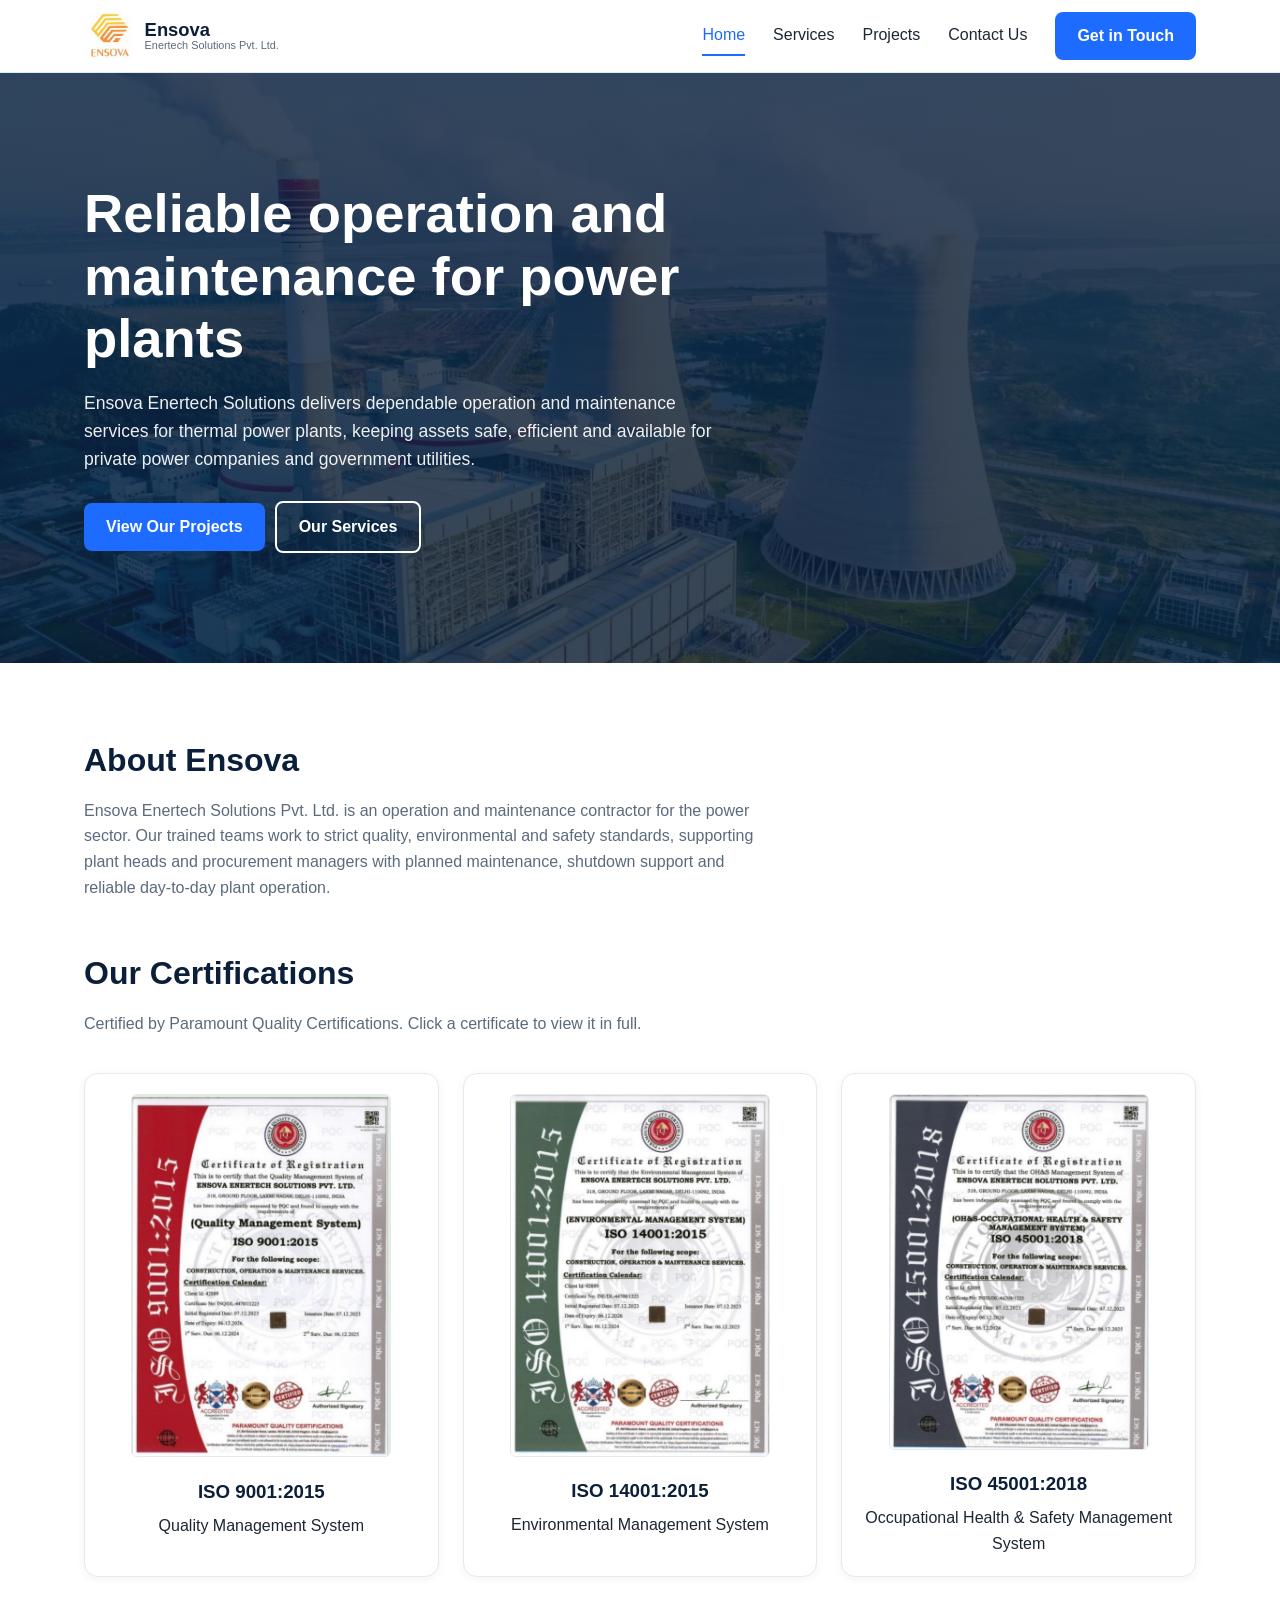
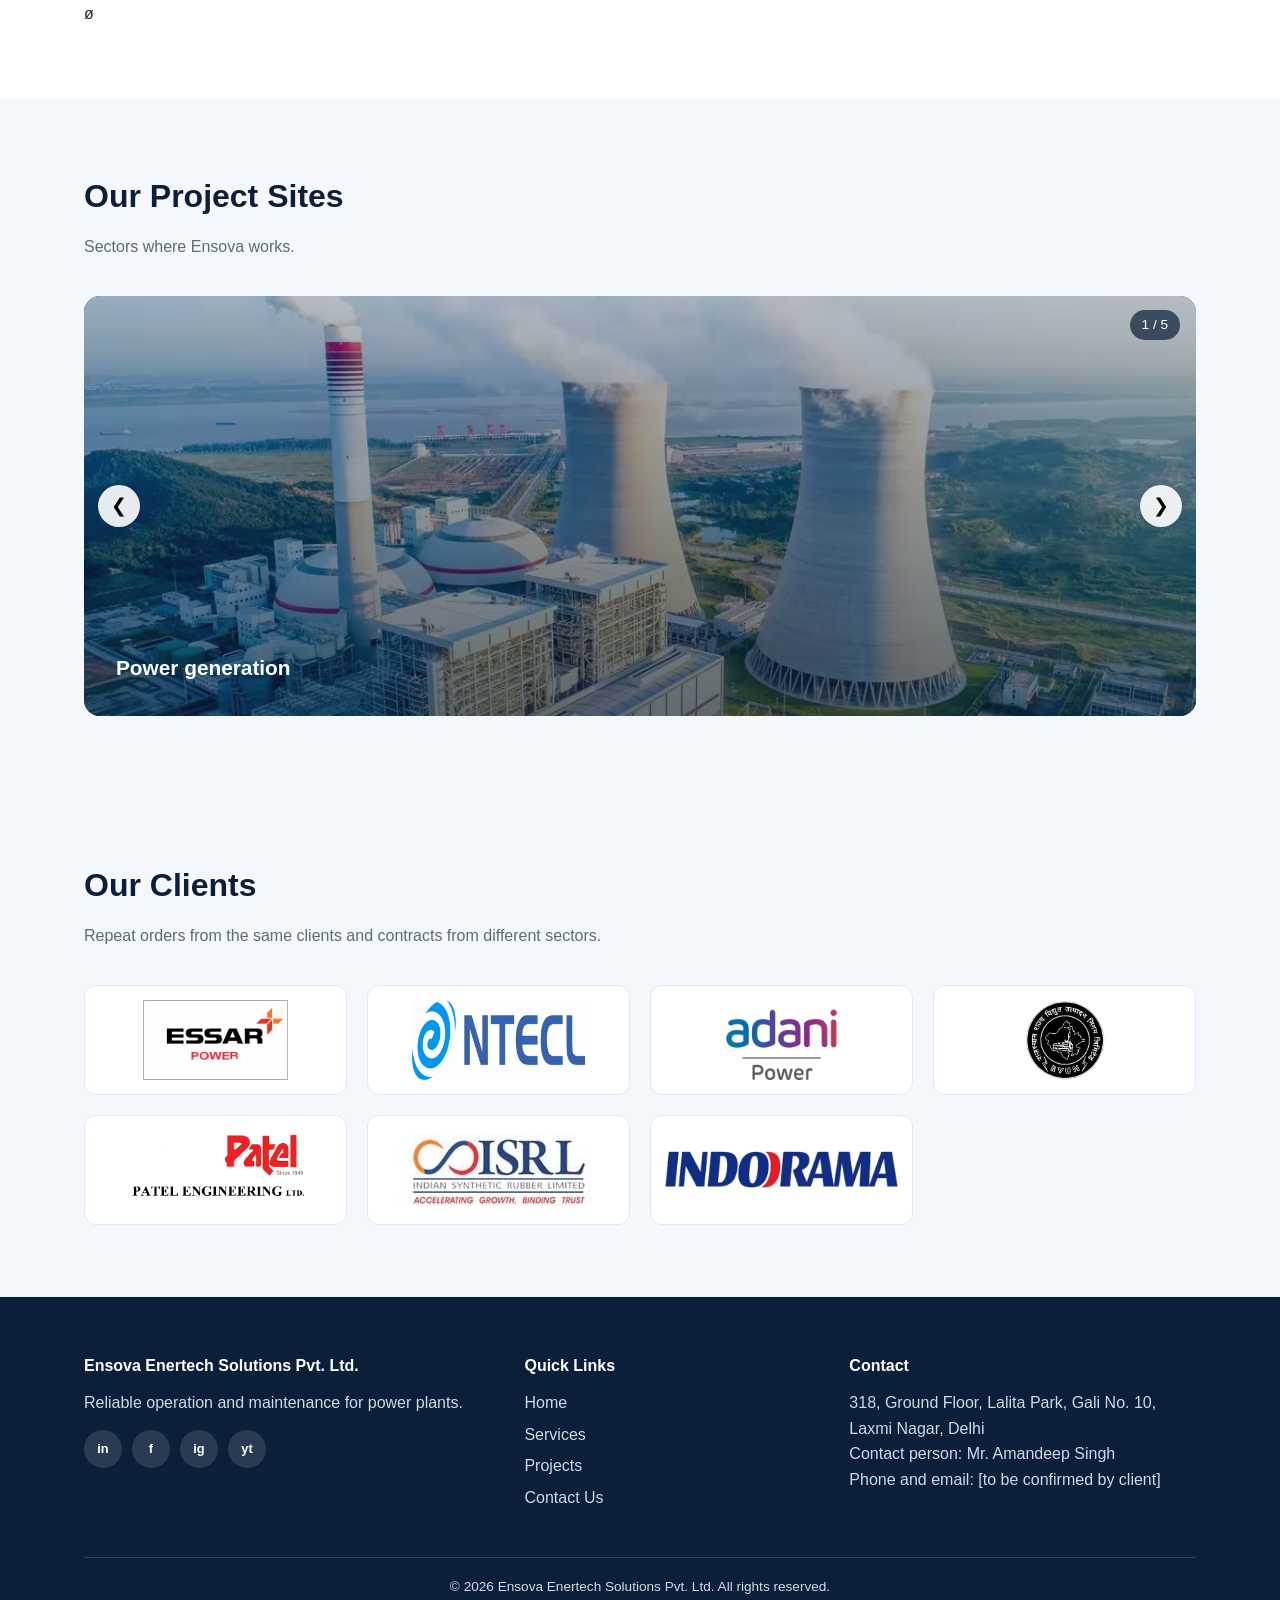
<file: index.html>
<!DOCTYPE html>
<html lang="en">
<head>
<meta charset="UTF-8">
<meta name="viewport" content="width=device-width, initial-scale=1">
<title>Home | Ensova Enertech Solutions Pvt. Ltd.</title>
<link rel="stylesheet" href="style.css">
</head>
<body>
<header class="site-header"><div class="container nav">
  <a class="brand" href="index.html"><img class="brand-logo" src="logo.jpg" alt="Ensova logo"><span>Ensova<small>Enertech Solutions Pvt. Ltd.</small></span></a>
  <button class="menu-btn" aria-label="Open menu">&#9776;</button>
  <nav id="menu">
    <a class="active" href="index.html">Home</a>
    <a href="services.html">Services</a>
    <a href="projects.html">Projects</a>
    <a href="contact.html">Contact Us</a>
    <a class="btn" href="contact.html">Get in Touch</a>
  </nav>
</div></header>
<section class="hero"><div class="container">
  <h1>Reliable operation and maintenance for power plants</h1>
  <p>Ensova Enertech Solutions delivers dependable operation and maintenance services for thermal power plants, keeping assets safe, efficient and available for private power companies and government utilities.</p>
  <a class="btn" href="projects.html">View Our Projects</a><a class="btn outline" href="services.html">Our Services</a>
</div></section>

<section class="pad"><div class="container">
  <h2 class="title">About Ensova</h2>
  <p class="lead">Ensova Enertech Solutions Pvt. Ltd. is an operation and maintenance contractor for the power sector. Our trained teams work to strict quality, environmental and safety standards, supporting plant heads and procurement managers with planned maintenance, shutdown support and reliable day-to-day plant operation.</p>
  <h2 class="title" style="margin-top:48px">Our Certifications</h2>
  <p class="lead">Certified by Paramount Quality Certifications. Click a certificate to view it in full.</p>
  <div class="grid g3">
    <a class="card cert" href="certificate-iso-9001.png" target="_blank" rel="noopener"><img src="certificate-iso-9001.png" alt="ISO 9001 certificate"><h3>ISO 9001:2015</h3><p>Quality Management System</p></a>
    <a class="card cert" href="certificate-iso-14001.png" target="_blank" rel="noopener"><img src="certificate-iso-14001.png" alt="ISO 14001 certificate"><h3>ISO 14001:2015</h3><p>Environmental Management System</p></a>
    <a class="card cert" href="certificate-iso-45001.png" target="_blank" rel="noopener"><img src="certificate-iso-45001.png" alt="ISO 45001 certificate"><h3>ISO 45001:2018</h3><p>Occupational Health &amp; Safety Management System</p></a>
ø  </div>
</div></section>

<section class="pad alt"><div class="container">
  <h2 class="title">Our Project Sites</h2>
  <p class="lead">Sectors where Ensova works.</p>
  <!-- Replace the image names with the client's real site photos -->
  <div class="slider">
    <div class="slide" style="--img:url(site1.jpg)">Power generation</div>
    <div class="slide" style="--img:url(site2.jpg)">Process industry</div>
    <div class="slide" style="--img:url(site3.jpg)">Cement industry</div>
    <div class="slide" style="--img:url(site4.jpg)">Material handling</div>
    <div class="slide" style="--img:url(site5.jpg)">Mining</div>
    <button class="arrow prev" aria-label="Previous slide">&#10094;</button>
    <button class="arrow next" aria-label="Next slide">&#10095;</button>
    <div class="count"></div>
  </div>
</div></section>

<section class="pad alt"><div class="container">
  <h2 class="title">Our Clients</h2>
  <p class="lead">Repeat orders from the same clients and contracts from different sectors.</p>
  <div class="clients"><div><img src="client-essar.png" alt="Essar Power"></div><div><img src="client-ntecl.png" alt="NTECL"></div><div><img src="client-adani.png" alt="Adani Power"></div><div><img src="client-rvunl.png" alt="RVUNL"></div><div><img src="client-patel.png" alt="Patel Engineering"></div><div><img src="client-isrl.png" alt="ISRL"></div><div><img src="client-indorama.png" alt="Indorama"></div></div>
</div></section>
<footer><div class="container">
  <div class="fgrid">
    <div><h4>Ensova Enertech Solutions Pvt. Ltd.</h4>
      <p>Reliable operation and maintenance for power plants.</p>
      <div class="social">
        <a href="#" aria-label="LinkedIn">in</a><a href="#" aria-label="Facebook">f</a>
        <a href="#" aria-label="Instagram">ig</a><a href="#" aria-label="YouTube">yt</a>
      </div></div>
    <div><h4>Quick Links</h4>
      <a href="index.html">Home</a><a href="services.html">Services</a><a href="projects.html">Projects</a><a href="contact.html">Contact Us</a></div>
    <div><h4>Contact</h4>
      <p>318, Ground Floor, Lalita Park, Gali No. 10, Laxmi Nagar, Delhi</p><p>Contact person: Mr. Amandeep Singh</p><p>Phone and email: [to be confirmed by client]</p></div>
  </div>
  <div class="copy">&copy; 2026 Ensova Enertech Solutions Pvt. Ltd. All rights reserved.</div>
</div></footer>
<script src="script.js"></script>
</body>
</html>
</file>
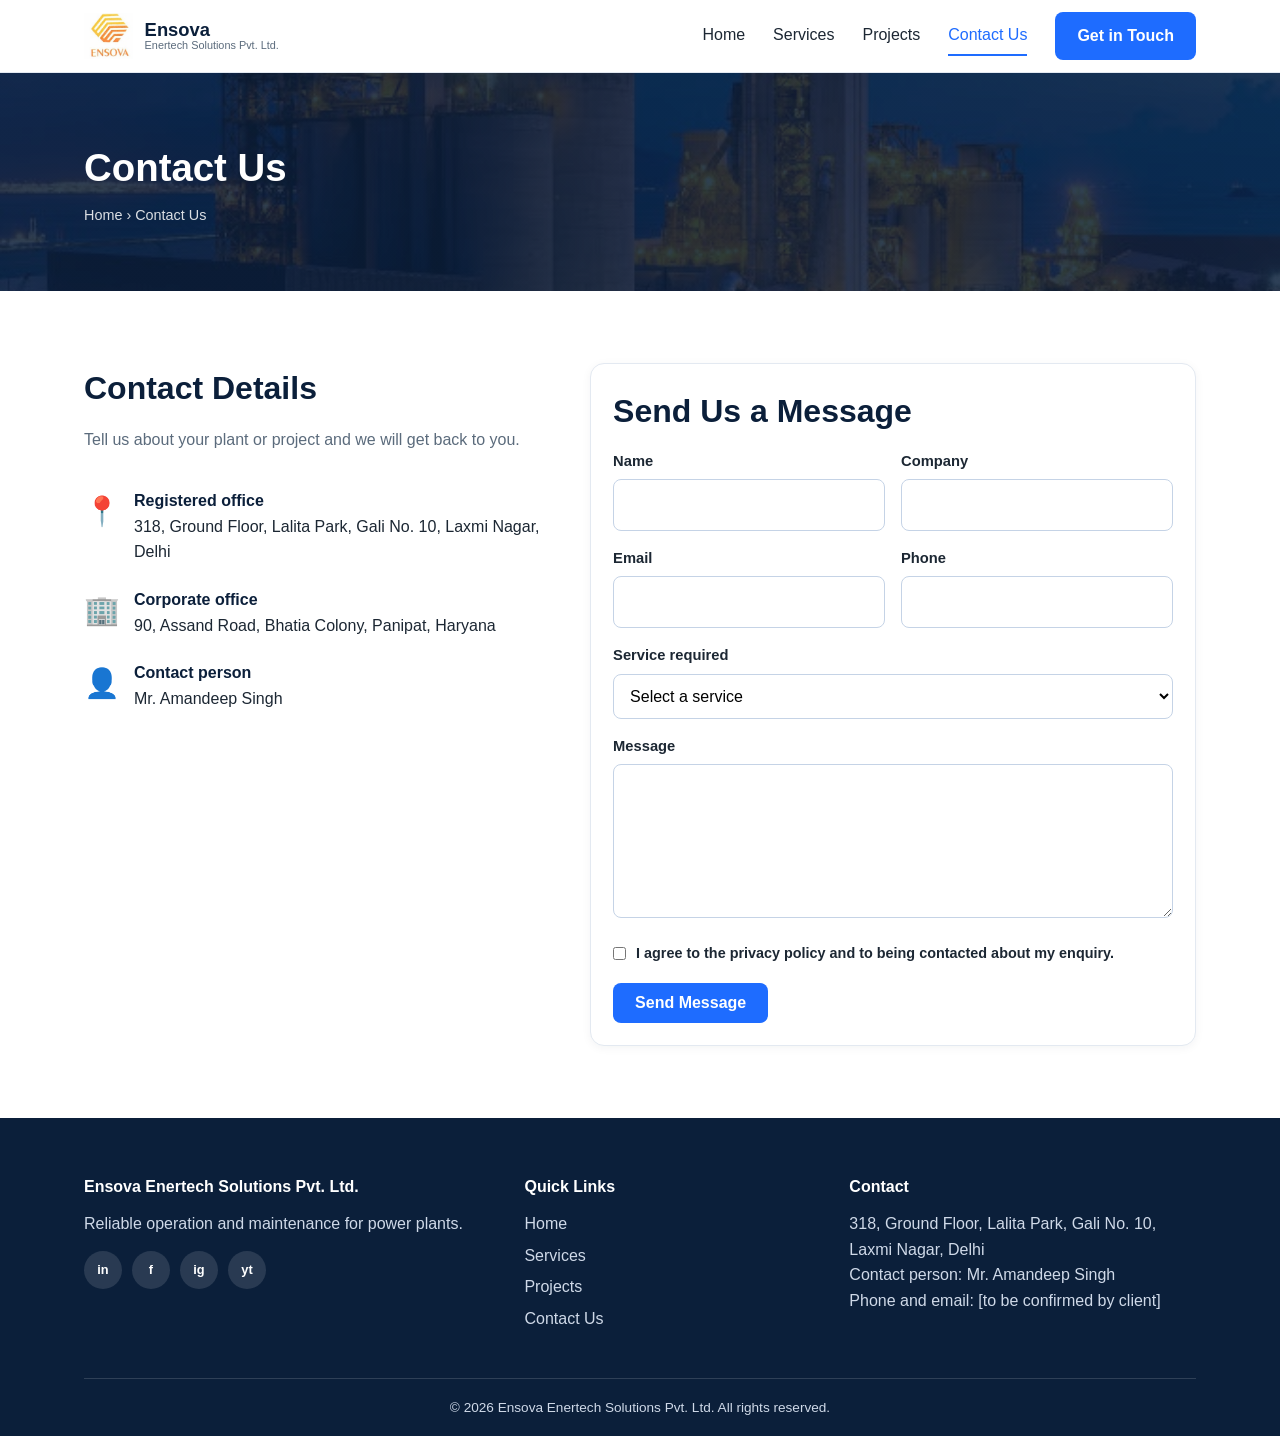
<file: contact.html>
<!DOCTYPE html>
<html lang="en">
<head>
<meta charset="UTF-8">
<meta name="viewport" content="width=device-width, initial-scale=1">
<title>Contact Us | Ensova Enertech Solutions Pvt. Ltd.</title>
<link rel="stylesheet" href="style.css">
</head>
<body>
<header class="site-header"><div class="container nav">
  <a class="brand" href="index.html"><img class="brand-logo" src="logo.jpg" alt="Ensova logo"><span>Ensova<small>Enertech Solutions Pvt. Ltd.</small></span></a>
  <button class="menu-btn" aria-label="Open menu">&#9776;</button>
  <nav id="menu">
    <a href="index.html">Home</a>
    <a href="services.html">Services</a>
    <a href="projects.html">Projects</a>
    <a class="active" href="contact.html">Contact Us</a>
    <a class="btn" href="contact.html">Get in Touch</a>
  </nav>
</div></header>
<section class="banner" style="--img:url(banner-contact.jpg)"><div class="container">
  <h1>Contact Us</h1><div class="crumbs"><a href="index.html">Home</a> &rsaquo; Contact Us</div>
</div></section>
<section class="pad"><div class="container cols">
  <div>
    <h2 class="title">Contact Details</h2>
    <p class="lead">Tell us about your plant or project and we will get back to you.</p>
    <ul class="info">
      <li><span class="icon">&#128205;</span><div><strong>Registered office</strong>318, Ground Floor, Lalita Park, Gali No. 10, Laxmi Nagar, Delhi</div></li>
      <li><span class="icon">&#127970;</span><div><strong>Corporate office</strong>90, Assand Road, Bhatia Colony, Panipat, Haryana</div></li>
      <li><span class="icon">&#128100;</span><div><strong>Contact person</strong>Mr. Amandeep Singh</div></li>
    </ul>
  </div>
  <div class="card"><div class="body">
    <h2 class="title">Send Us a Message</h2>
    <form id="contactForm">
      <div class="row">
        <div><label for="name">Name</label><input id="name" type="text" required></div>
        <div><label for="company">Company</label><input id="company" type="text"></div>
      </div>
      <div class="row">
        <div><label for="email">Email</label><input id="email" type="email" required></div>
        <div><label for="phone">Phone</label><input id="phone" type="tel"></div>
      </div>
      <label for="service">Service required</label>
      <select id="service" required>
        <option value="">Select a service</option>
        <option>Operation &amp; Maintenance</option>
        <option>Mechanical Maintenance</option>
        <option>Annual Maintenance &amp; Turnaround</option>
        <option>Manpower Support</option>
      </select>
      <label for="message">Message</label>
      <textarea id="message" rows="5" required></textarea>
      <label class="consent"><input type="checkbox" required> I agree to the privacy policy and to being contacted about my enquiry.</label>
      <button class="btn" type="submit">Send Message</button>
      <div class="msg" id="formMsg">Thank you! Your message has been received.</div>
    </form>
  </div></div>
</div></section>
<footer><div class="container">
  <div class="fgrid">
    <div><h4>Ensova Enertech Solutions Pvt. Ltd.</h4>
      <p>Reliable operation and maintenance for power plants.</p>
      <div class="social">
        <a href="#" aria-label="LinkedIn">in</a><a href="#" aria-label="Facebook">f</a>
        <a href="#" aria-label="Instagram">ig</a><a href="#" aria-label="YouTube">yt</a>
      </div></div>
    <div><h4>Quick Links</h4>
      <a href="index.html">Home</a><a href="services.html">Services</a><a href="projects.html">Projects</a><a href="contact.html">Contact Us</a></div>
    <div><h4>Contact</h4>
      <p>318, Ground Floor, Lalita Park, Gali No. 10, Laxmi Nagar, Delhi</p><p>Contact person: Mr. Amandeep Singh</p><p>Phone and email: [to be confirmed by client]</p></div>
  </div>
  <div class="copy">&copy; 2026 Ensova Enertech Solutions Pvt. Ltd. All rights reserved.</div>
</div></footer>
<script src="script.js"></script>
</body>
</html>
</file>
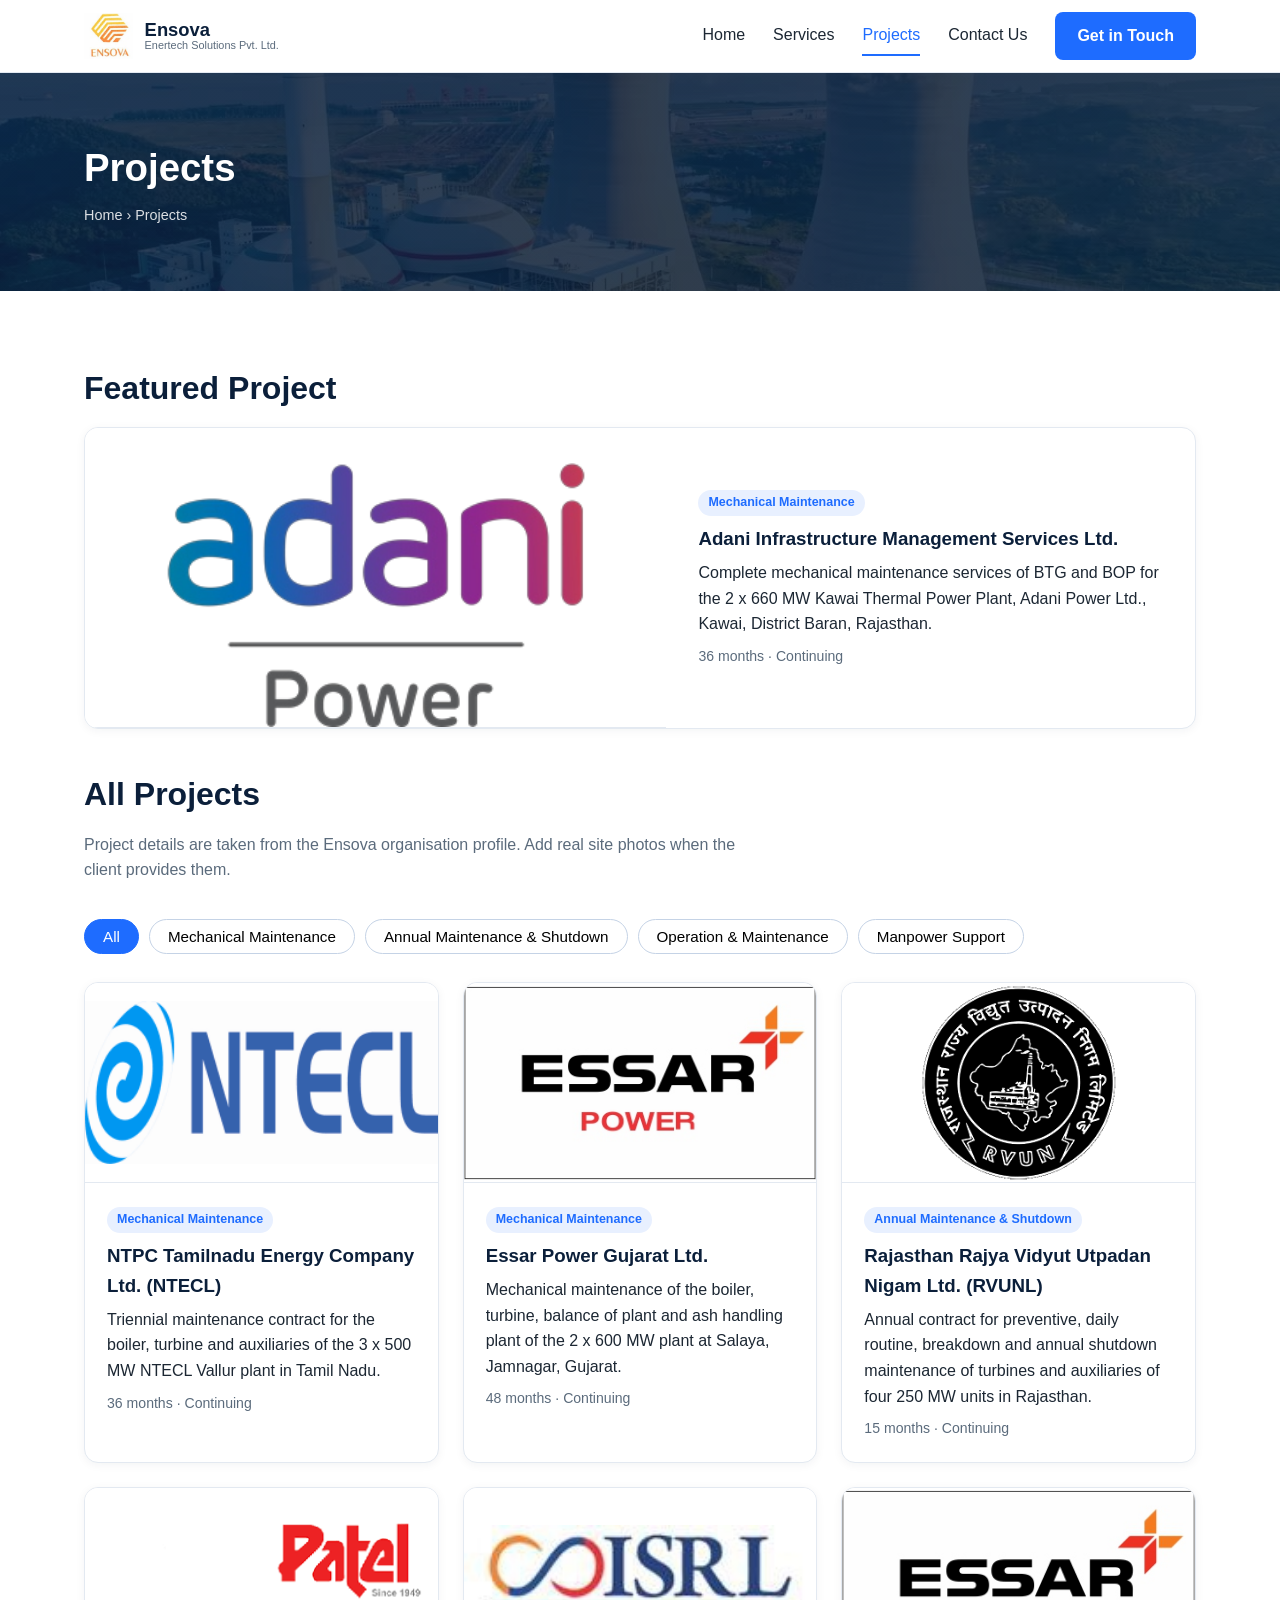
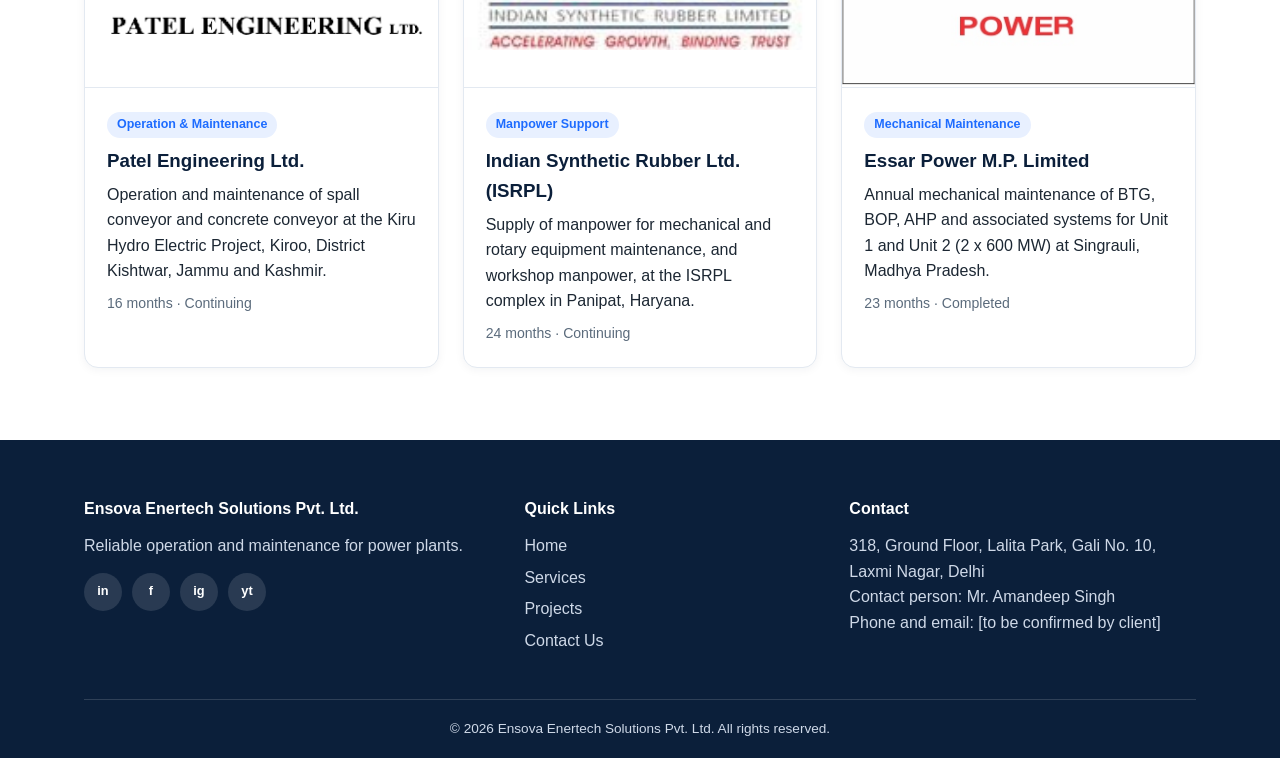
<file: projects.html>
<!DOCTYPE html>
<html lang="en">
<head>
<meta charset="UTF-8">
<meta name="viewport" content="width=device-width, initial-scale=1">
<title>Projects | Ensova Enertech Solutions Pvt. Ltd.</title>
<link rel="stylesheet" href="style.css">
</head>
<body>
<header class="site-header"><div class="container nav">
  <a class="brand" href="index.html"><img class="brand-logo" src="logo.jpg" alt="Ensova logo"><span>Ensova<small>Enertech Solutions Pvt. Ltd.</small></span></a>
  <button class="menu-btn" aria-label="Open menu">&#9776;</button>
  <nav id="menu">
    <a href="index.html">Home</a>
    <a href="services.html">Services</a>
    <a class="active" href="projects.html">Projects</a>
    <a href="contact.html">Contact Us</a>
    <a class="btn" href="contact.html">Get in Touch</a>
  </nav>
</div></header>
<section class="banner" style="--img:url(banner-projects.jpg)"><div class="container">
  <h1>Projects</h1><div class="crumbs"><a href="index.html">Home</a> &rsaquo; Projects</div>
</div></section>
<section class="pad"><div class="container">
  <h2 class="title">Featured Project</h2>
  <article class="card featured"><div class="ph logo" style="background-image:url(client-adani.png)"></div>
    <div class="body"><span class="tag">Mechanical Maintenance</span><h3>Adani Infrastructure Management Services Ltd.</h3>
    <p>Complete mechanical maintenance services of BTG and BOP for the 2 x 660 MW Kawai Thermal Power Plant, Adani Power Ltd., Kawai, District Baran, Rajasthan.</p>
    <p class="meta">36 months · Continuing</p></div></article>

  <h2 class="title">All Projects</h2>
  <p class="lead">Project details are taken from the Ensova organisation profile. Add real site photos when the client provides them.</p>
  <div class="filters">
    <button class="on" data-filter="all">All</button>
    <button data-filter="mech">Mechanical Maintenance</button>
    <button data-filter="annual">Annual Maintenance &amp; Shutdown</button>
    <button data-filter="om">Operation &amp; Maintenance</button>
    <button data-filter="manpower">Manpower Support</button>
  </div>
  <div class="grid g3">
    <article class="card project" data-type="mech"><div class="ph logo" style="background-image:url(client-ntecl.png)"></div>
      <div class="body"><span class="tag">Mechanical Maintenance</span><h3>NTPC Tamilnadu Energy Company Ltd. (NTECL)</h3><p>Triennial maintenance contract for the boiler, turbine and auxiliaries of the 3 x 500 MW NTECL Vallur plant in Tamil Nadu.</p><p class="meta">36 months · Continuing</p></div></article>
    <article class="card project" data-type="mech"><div class="ph logo" style="background-image:url(client-essar.png)"></div>
      <div class="body"><span class="tag">Mechanical Maintenance</span><h3>Essar Power Gujarat Ltd.</h3><p>Mechanical maintenance of the boiler, turbine, balance of plant and ash handling plant of the 2 x 600 MW plant at Salaya, Jamnagar, Gujarat.</p><p class="meta">48 months · Continuing</p></div></article>
    <article class="card project" data-type="annual"><div class="ph logo" style="background-image:url(client-rvunl.png)"></div>
      <div class="body"><span class="tag">Annual Maintenance &amp; Shutdown</span><h3>Rajasthan Rajya Vidyut Utpadan Nigam Ltd. (RVUNL)</h3><p>Annual contract for preventive, daily routine, breakdown and annual shutdown maintenance of turbines and auxiliaries of four 250 MW units in Rajasthan.</p><p class="meta">15 months · Continuing</p></div></article>
    <article class="card project" data-type="om"><div class="ph logo" style="background-image:url(client-patel.png)"></div>
      <div class="body"><span class="tag">Operation &amp; Maintenance</span><h3>Patel Engineering Ltd.</h3><p>Operation and maintenance of spall conveyor and concrete conveyor at the Kiru Hydro Electric Project, Kiroo, District Kishtwar, Jammu and Kashmir.</p><p class="meta">16 months · Continuing</p></div></article>
    <article class="card project" data-type="manpower"><div class="ph logo" style="background-image:url(client-isrl.png)"></div>
      <div class="body"><span class="tag">Manpower Support</span><h3>Indian Synthetic Rubber Ltd. (ISRPL)</h3><p>Supply of manpower for mechanical and rotary equipment maintenance, and workshop manpower, at the ISRPL complex in Panipat, Haryana.</p><p class="meta">24 months · Continuing</p></div></article>
    <article class="card project" data-type="mech"><div class="ph logo" style="background-image:url(client-essar.png)"></div>
      <div class="body"><span class="tag">Mechanical Maintenance</span><h3>Essar Power M.P. Limited</h3><p>Annual mechanical maintenance of BTG, BOP, AHP and associated systems for Unit 1 and Unit 2 (2 x 600 MW) at Singrauli, Madhya Pradesh.</p><p class="meta">23 months · Completed</p></div></article>
  </div>
</div></section>
<footer><div class="container">
  <div class="fgrid">
    <div><h4>Ensova Enertech Solutions Pvt. Ltd.</h4>
      <p>Reliable operation and maintenance for power plants.</p>
      <div class="social">
        <a href="#" aria-label="LinkedIn">in</a><a href="#" aria-label="Facebook">f</a>
        <a href="#" aria-label="Instagram">ig</a><a href="#" aria-label="YouTube">yt</a>
      </div></div>
    <div><h4>Quick Links</h4>
      <a href="index.html">Home</a><a href="services.html">Services</a><a href="projects.html">Projects</a><a href="contact.html">Contact Us</a></div>
    <div><h4>Contact</h4>
      <p>318, Ground Floor, Lalita Park, Gali No. 10, Laxmi Nagar, Delhi</p><p>Contact person: Mr. Amandeep Singh</p><p>Phone and email: [to be confirmed by client]</p></div>
  </div>
  <div class="copy">&copy; 2026 Ensova Enertech Solutions Pvt. Ltd. All rights reserved.</div>
</div></footer>
<script src="script.js"></script>
</body>
</html>
</file>
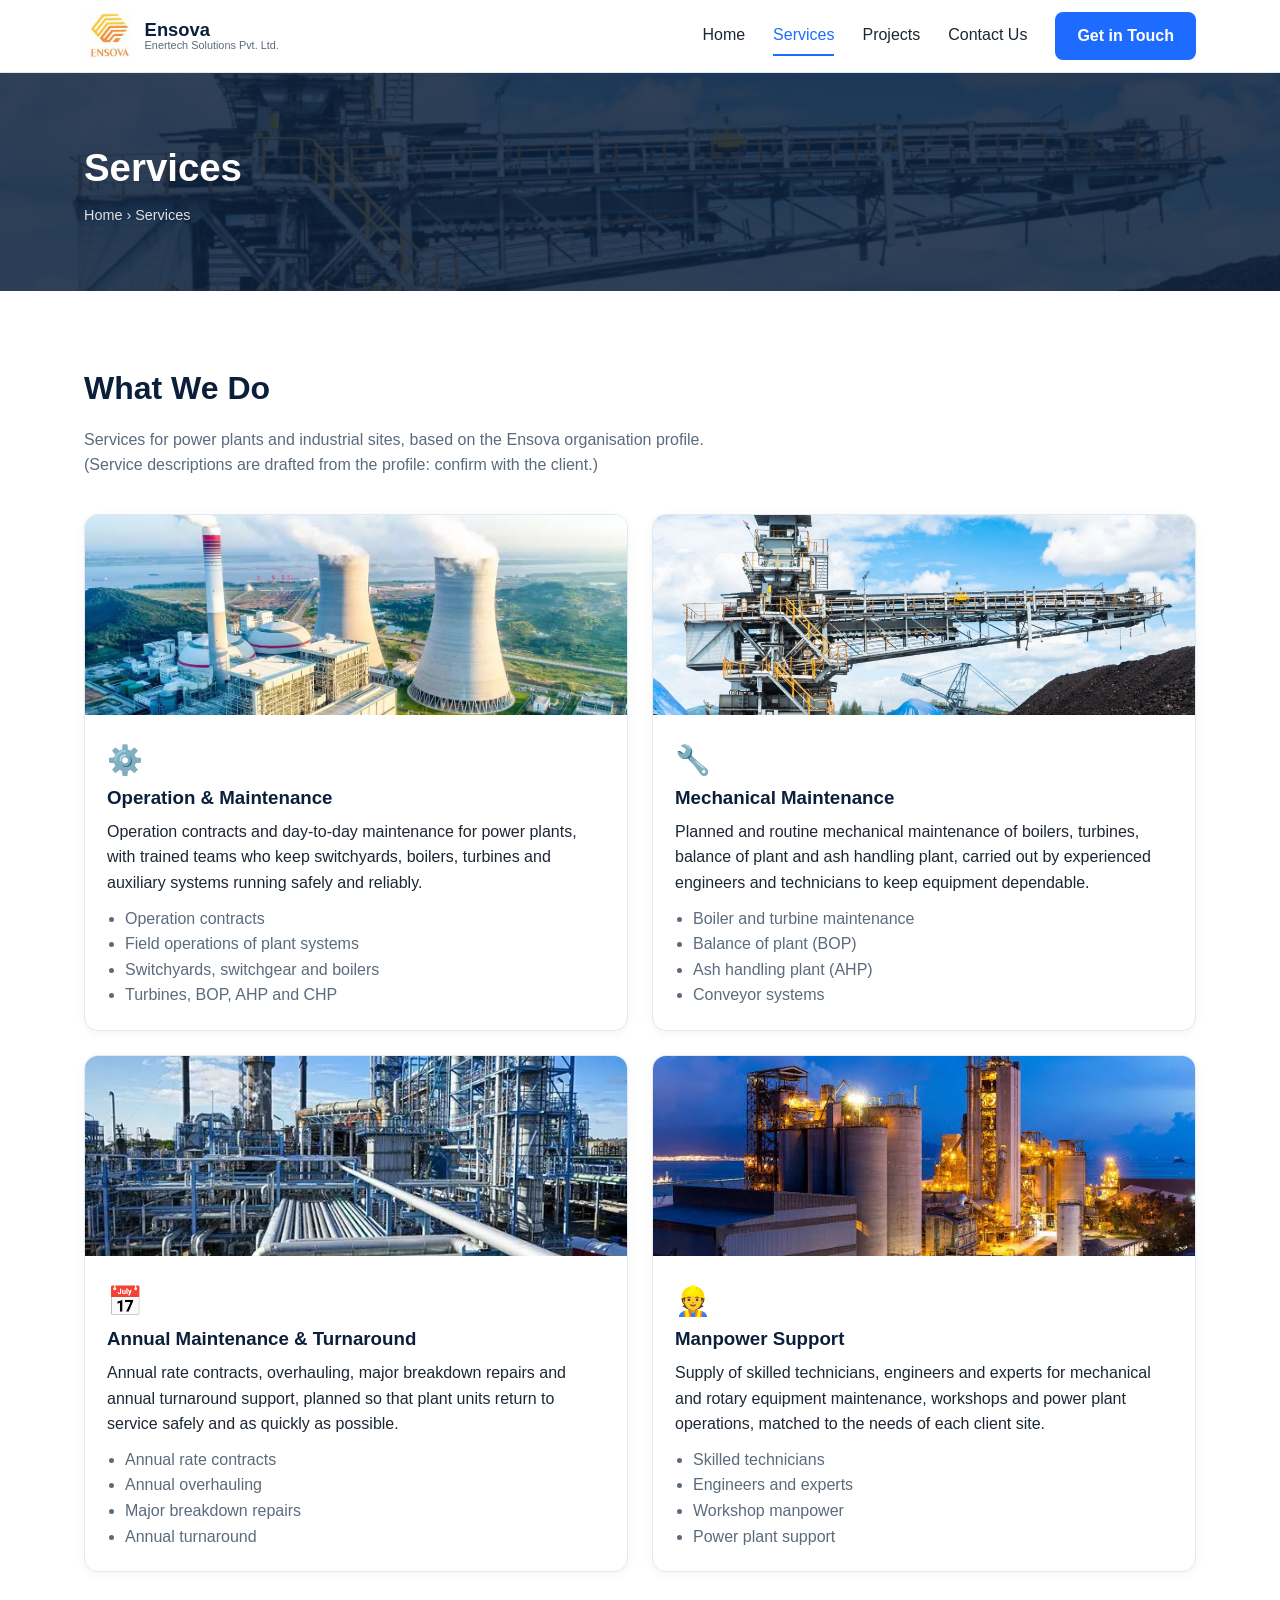
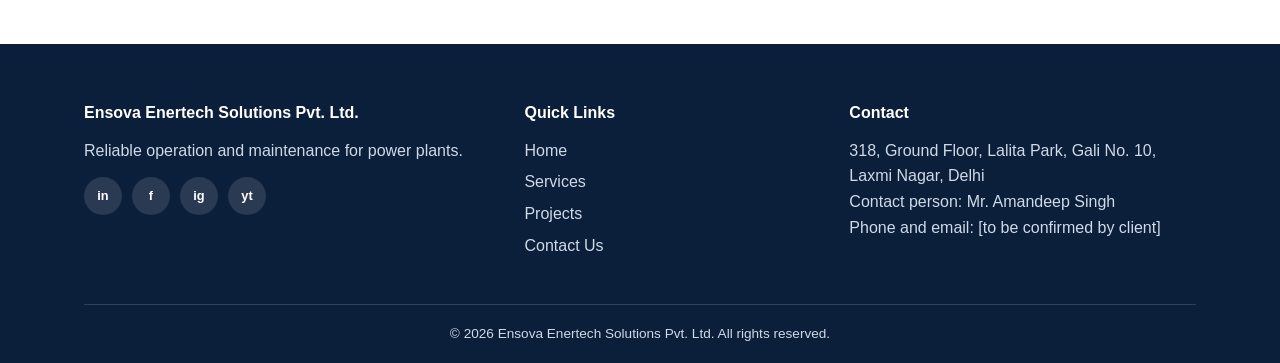
<file: services.html>
<!DOCTYPE html>
<html lang="en">
<head>
<meta charset="UTF-8">
<meta name="viewport" content="width=device-width, initial-scale=1">
<title>Services | Ensova Enertech Solutions Pvt. Ltd.</title>
<link rel="stylesheet" href="style.css">
</head>
<body>
<header class="site-header"><div class="container nav">
  <a class="brand" href="index.html"><img class="brand-logo" src="logo.jpg" alt="Ensova logo"><span>Ensova<small>Enertech Solutions Pvt. Ltd.</small></span></a>
  <button class="menu-btn" aria-label="Open menu">&#9776;</button>
  <nav id="menu">
    <a href="index.html">Home</a>
    <a class="active" href="services.html">Services</a>
    <a href="projects.html">Projects</a>
    <a href="contact.html">Contact Us</a>
    <a class="btn" href="contact.html">Get in Touch</a>
  </nav>
</div></header>
<section class="banner" style="--img:url(banner-services.jpg)"><div class="container">
  <h1>Services</h1><div class="crumbs"><a href="index.html">Home</a> &rsaquo; Services</div>
</div></section>
<section class="pad"><div class="container">
  <h2 class="title">What We Do</h2>
  <p class="lead">Services for power plants and industrial sites, based on the Ensova organisation profile. (Service descriptions are drafted from the profile: confirm with the client.)</p>
  <div class="grid g2">
    <div class="card service"><div class="ph" style="background-image:url(service1.jpg)"></div>
      <div class="body"><div class="icon">&#9881;&#65039;</div><h3>Operation &amp; Maintenance</h3><p>Operation contracts and day-to-day maintenance for power plants, with trained teams who keep switchyards, boilers, turbines and auxiliary systems running safely and reliably.</p><ul><li>Operation contracts</li><li>Field operations of plant systems</li><li>Switchyards, switchgear and boilers</li><li>Turbines, BOP, AHP and CHP</li></ul></div></div>
    <div class="card service"><div class="ph" style="background-image:url(service2.jpg)"></div>
      <div class="body"><div class="icon">&#128295;</div><h3>Mechanical Maintenance</h3><p>Planned and routine mechanical maintenance of boilers, turbines, balance of plant and ash handling plant, carried out by experienced engineers and technicians to keep equipment dependable.</p><ul><li>Boiler and turbine maintenance</li><li>Balance of plant (BOP)</li><li>Ash handling plant (AHP)</li><li>Conveyor systems</li></ul></div></div>
    <div class="card service"><div class="ph" style="background-image:url(service3.jpg)"></div>
      <div class="body"><div class="icon">&#128197;</div><h3>Annual Maintenance &amp; Turnaround</h3><p>Annual rate contracts, overhauling, major breakdown repairs and annual turnaround support, planned so that plant units return to service safely and as quickly as possible.</p><ul><li>Annual rate contracts</li><li>Annual overhauling</li><li>Major breakdown repairs</li><li>Annual turnaround</li></ul></div></div>
    <div class="card service"><div class="ph" style="background-image:url(service4.jpg)"></div>
      <div class="body"><div class="icon">&#128119;</div><h3>Manpower Support</h3><p>Supply of skilled technicians, engineers and experts for mechanical and rotary equipment maintenance, workshops and power plant operations, matched to the needs of each client site.</p><ul><li>Skilled technicians</li><li>Engineers and experts</li><li>Workshop manpower</li><li>Power plant support</li></ul></div></div>
  </div>
</div></section>
<footer><div class="container">
  <div class="fgrid">
    <div><h4>Ensova Enertech Solutions Pvt. Ltd.</h4>
      <p>Reliable operation and maintenance for power plants.</p>
      <div class="social">
        <a href="#" aria-label="LinkedIn">in</a><a href="#" aria-label="Facebook">f</a>
        <a href="#" aria-label="Instagram">ig</a><a href="#" aria-label="YouTube">yt</a>
      </div></div>
    <div><h4>Quick Links</h4>
      <a href="index.html">Home</a><a href="services.html">Services</a><a href="projects.html">Projects</a><a href="contact.html">Contact Us</a></div>
    <div><h4>Contact</h4>
      <p>318, Ground Floor, Lalita Park, Gali No. 10, Laxmi Nagar, Delhi</p><p>Contact person: Mr. Amandeep Singh</p><p>Phone and email: [to be confirmed by client]</p></div>
  </div>
  <div class="copy">&copy; 2026 Ensova Enertech Solutions Pvt. Ltd. All rights reserved.</div>
</div></footer>
<script src="script.js"></script>
</body>
</html>
</file>
<file: style.css>
/* Ensova Enertech Solutions Pvt. Ltd. - Design 1 (Modern / Clean) */
:root{--navy:#0b1f3a;--blue:#1e6cff;--light:#f4f7fb;--text:#1c2733;--muted:#5b6b7c;--line:#e3e9f1}
*{box-sizing:border-box;margin:0;padding:0}
body{font-family:-apple-system,BlinkMacSystemFont,"Segoe UI",Helvetica,Arial,sans-serif;color:var(--text);line-height:1.6;background:#fff}
a{color:inherit;text-decoration:none}
.container{max-width:1160px;margin:auto;padding:0 24px}

/* Navigation bar */
.site-header{
    position:sticky;top:0;z-index:20;background:#fff;border-bottom:1px solid var(--line)
}
.nav{
    display:flex;align-items:center;
    justify-content:space-between;
    height:72px
}
.brand{
    display:flex;align-items:center;gap:12px;
    font-weight:700;
    color:var(--navy);font-size:1.15rem;
    line-height:1.1
}
.brand small{display:block;font-size:.68rem;font-weight:500;color:var(--muted)}
.mark{width:40px;height:40px;border-radius:10px;background:var(--navy);color:#fff;display:grid;place-items:center;font-size:1.3rem}
nav{display:flex;align-items:center;gap:28px}
nav a:not(.btn){padding:6px 0;border-bottom:2px solid transparent;font-weight:500}
nav a.active{border-color:var(--blue);color:var(--blue)}
.menu-btn{display:none;background:none;border:0;font-size:1.6rem;cursor:pointer;color:var(--navy)}

/* Buttons */
.btn{display:inline-block;background:var(--blue);color:#fff;padding:11px 22px;border-radius:8px;font-weight:600;border:0;cursor:pointer;font-size:1rem;transition:.2s}
.btn:hover{background:#1555cc}
.btn.outline{background:transparent;border:2px solid #fff;margin-left:10px}
.btn.outline:hover{background:#fff;color:var(--navy)}

/* Hero and banners (replace the images in the images folder) */
.hero{background:linear-gradient(rgba(11,31,58,.82),rgba(11,31,58,.82)),url(hero.jpg) center/cover,var(--navy);color:#fff;padding:110px 0}
.hero h1{font-size:clamp(2rem,5vw,3.4rem);max-width:760px;line-height:1.15;margin-bottom:18px}
.hero p{max-width:640px;font-size:1.1rem;opacity:.92;margin-bottom:28px}
.banner{background:linear-gradient(rgba(11,31,58,.85),rgba(11,31,58,.85)),var(--img,none) center/cover,var(--navy);color:#fff;padding:64px 0}
.banner h1{font-size:2.4rem}
.crumbs{font-size:.9rem;opacity:.85;margin-top:6px}

/* Sections */
.pad{padding:72px 0}.alt{background:var(--light)}
.title{color:var(--navy);font-size:2rem;margin-bottom:12px}
.lead{color:var(--muted);max-width:680px;margin-bottom:36px}
.grid{display:grid;gap:24px}.g3{grid-template-columns:repeat(3,1fr)}.g2{grid-template-columns:repeat(2,1fr)}
.card{background:#fff;border:1px solid var(--line);border-radius:14px;overflow:hidden;box-shadow:0 2px 10px rgba(11,31,58,.05);transition:.2s}
.card:hover{transform:translateY(-4px);box-shadow:0 10px 26px rgba(11,31,58,.12)}
.card .body{padding:22px}.card h3{color:var(--navy);margin-bottom:6px}
.ph{height:200px;background:#c9d8ee center/cover}
.cert{text-align:center;padding:28px}.cert .icon{font-size:2.4rem}
.tag{display:inline-block;background:#e8f0ff;color:var(--blue);font-size:.78rem;font-weight:600;padding:3px 10px;border-radius:20px;margin-bottom:8px}
.service ul{padding-left:18px;margin-top:10px;color:var(--muted)}
.icon{font-size:1.8rem}

/* Image slider */
.slider{position:relative;height:420px;border-radius:16px;overflow:hidden;background:var(--navy)}
.slide{position:absolute;inset:0;opacity:0;transition:opacity .6s;background:linear-gradient(rgba(11,31,58,.3),rgba(11,31,58,.65)),var(--img,none) center/cover,#2b4a78;display:flex;align-items:flex-end;padding:32px;color:#fff;font-size:1.3rem;font-weight:600}
.slide.on{opacity:1}
.arrow{position:absolute;top:50%;transform:translateY(-50%);background:rgba(255,255,255,.9);border:0;width:42px;height:42px;border-radius:50%;font-size:1.2rem;cursor:pointer}
.prev{left:14px}.next{right:14px}
.count{position:absolute;top:14px;right:16px;background:rgba(11,31,58,.7);color:#fff;padding:4px 12px;border-radius:20px;font-size:.85rem}

/* Video */
.video{aspect-ratio:16/9;background:var(--navy);border-radius:16px;overflow:hidden;max-width:900px}
.video video{width:100%;height:100%}

/* Projects */
.filters{display:flex;gap:10px;flex-wrap:wrap;margin-bottom:28px}
.filters button{border:1px solid #c5d3e6;background:#fff;padding:8px 18px;border-radius:30px;cursor:pointer;font-size:.95rem}
.filters button.on{background:var(--blue);color:#fff;border-color:var(--blue)}
.featured{display:grid;grid-template-columns:1.1fr 1fr;margin-bottom:40px}
.featured .ph{height:100%;min-height:300px}.featured .body{padding:32px;align-self:center}

/* Contact */
.cols{display:grid;grid-template-columns:1fr 1.3fr;gap:40px}
.info{list-style:none}.info li{display:flex;gap:14px;margin-bottom:22px}
.info strong{display:block;color:var(--navy)}
label{display:block;font-weight:600;margin-bottom:6px;font-size:.92rem}
input,select,textarea{width:100%;padding:12px;border:1px solid #c5d3e6;border-radius:8px;font:inherit;margin-bottom:16px;background:#fff}
input:focus,select:focus,textarea:focus{outline:2px solid var(--blue);border-color:var(--blue)}
.row{display:grid;grid-template-columns:1fr 1fr;gap:16px}
.consent{display:flex;gap:10px;align-items:flex-start;margin-bottom:18px;font-size:.9rem}
.consent input{width:auto;margin:5px 0 0}
.msg{display:none;margin-top:16px;padding:14px;background:#e6f7ec;color:#14632f;border-radius:8px}

/* Footer */
footer{background:var(--navy);color:#cfd9e8;padding:56px 0 0}
.fgrid{display:grid;grid-template-columns:1.4fr 1fr 1.2fr;gap:36px}
footer h4{color:#fff;margin-bottom:12px}footer a{display:block;margin-bottom:6px}footer a:hover{color:#fff}
.social{display:flex;gap:10px;margin-top:14px}
.social a{margin:0;width:38px;height:38px;border-radius:50%;background:rgba(255,255,255,.12);display:grid;place-items:center;font-size:.8rem;font-weight:700;color:#fff}
.social a:hover{background:var(--blue)}
.copy{margin-top:40px;padding:18px 0;border-top:1px solid rgba(255,255,255,.15);text-align:center;font-size:.85rem}

/* Tablets and phones */
@media(max-width:860px){
 .g3,.g2,.featured,.fgrid,.cols,.row{grid-template-columns:1fr}
 .menu-btn{display:block}
 nav{display:none;
    position:absolute;
    top:72px;
    left:0;
    right:0;
    background:#fff;
    flex-direction:column;
    align-items:flex-start;
    padding:18px 24px;
    gap:14px;
    border-bottom:1px solid var(--line)}
 nav.open{display:flex}
 .slider{height:300px}
 .hero{padding:70px 0}
}

/* Logo image, client logos, real-content tweaks */
.brand-logo{height:46px;width:auto}
.ph.logo{background-color:#fff;
    background-size:contain;
    background-repeat:no-repeat;
    background-position:center;
    border-bottom:1px solid var(--line)}
.clients{
    display:grid;
    grid-template-columns:repeat(4,1fr);
    gap:20px;align-items:center}
.clients div{
    background:#fff;
    border:1px solid var(--line);
    border-radius:12px;
    height:110px;
    display:grid;
    place-items:center;padding:14px}
.clients img{
    max-width:100%;
    max-height:80px}
.meta{
    color:var(--muted);
    font-size:.88rem;
    margin-top:8px
}
@media(max-width:860px){.clients{grid-template-columns:repeat(2,1fr)}}

.cert{display:block;text-align:center;padding:20px}
.cert img{width:100%;
    max-width:260px;
    height:auto;
    border:1px solid var(--line);
    border-radius:6px;
    margin-bottom:12px
}
</file>
